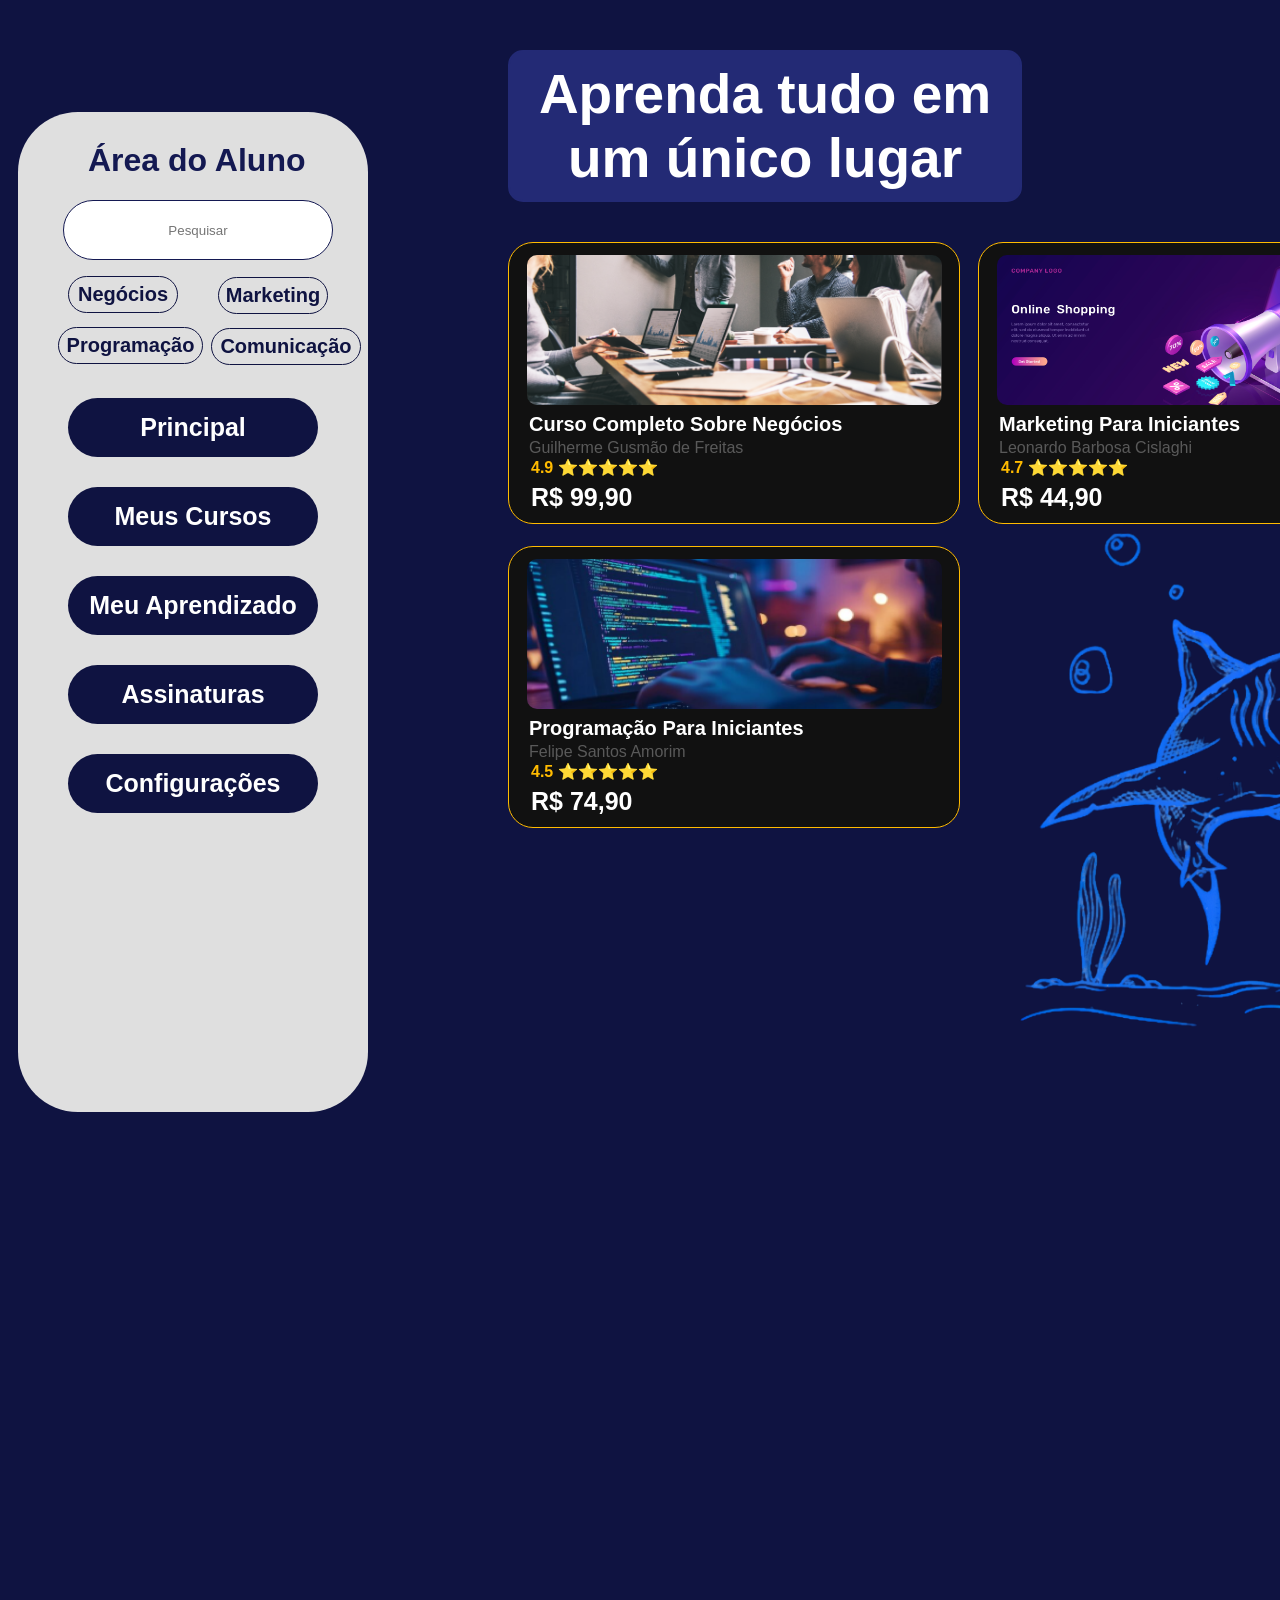
<file: html/catalogo.html>
<html>
<head>
    <title>Catálogo do Sistema</title>
    <link rel="stylesheet" href="./../css/style-catalogo.css">
</head>

<body style="background-color: rgb(15, 19, 65);"> 
 
    <h1 id="textogeral"> Aprenda tudo em um único lugar</h1>

    <div id="quadradoesquerda">

        <h1 id="textoarea">Área do Aluno</h1>

        <div class="botaop">

            <form action="" class="pesquisa">
                
                <input type="text" name="pesquisa" placeholder="Pesquisar" id="botaop">

            </form>
            
        </div>

        <h1 id="botaonegocios"> Negócios </h1>
        <h1 id="botaoprogramacao"> Programação </h1>
        <h1 id="botaomarketing"> Marketing </h1>
        <h1 id="botaocomunicacao"> Comunicação </h1>

        <h1 id="botaoprincipal"> Principal </h1>
        <h1 id="botaomeuscursos"> Meus Cursos </h1>
        <h1 id="botaomeuaprendizado"> Meu Aprendizado </h1>
        <h1 id="botaoassinaturas"> Assinaturas </h1>
        <h1 id="botaoconfiguracoes"> Configurações </h1>

    </div>
    
    <div id= "quadrado1"> 

        <img id="imagem2" src="../img/imagem1.png" width="415px" height="150">
        <h1 id="textoq1"> Curso Completo Sobre Negócios </h1>
        <p id="nomes"> Guilherme Gusmão de Freitas </p>
        <p id="estrelas"> 4.9 ⭐⭐⭐⭐⭐ </p>
        <h1 id="preco"> R$ 99,90 </h1>

    </div>

    <div id= "quadrado2"> 
        
        <img id="imagem2" src="../img/imagem2.png" width="415px" height="150">
        <h1 id="textoq2"> Marketing Para Iniciantes </h1>
        <p id="nomes"> Leonardo Barbosa Cislaghi </p>
        <p id="estrelas"> 4.7 ⭐⭐⭐⭐⭐ </p>
        <h1 id="preco"> R$ 44,90 </h1>

    </div>

    <div id= "quadrado3"> 

        <img id="imagem3" src="../img/imagem3.png" width="415px" height="150">
        <h1 id="textoq1"> Programação Para Iniciantes </h1>
        <p id="nomes"> Felipe Santos Amorim </p>
        <p id="estrelas"> 4.5 ⭐⭐⭐⭐⭐ </p>
        <h1 id="preco"> R$ 74,90 </h1>

    </div>

    <img id="elemento" src="../img/elemento.png" width="500px">

</body>
</html>
</file>
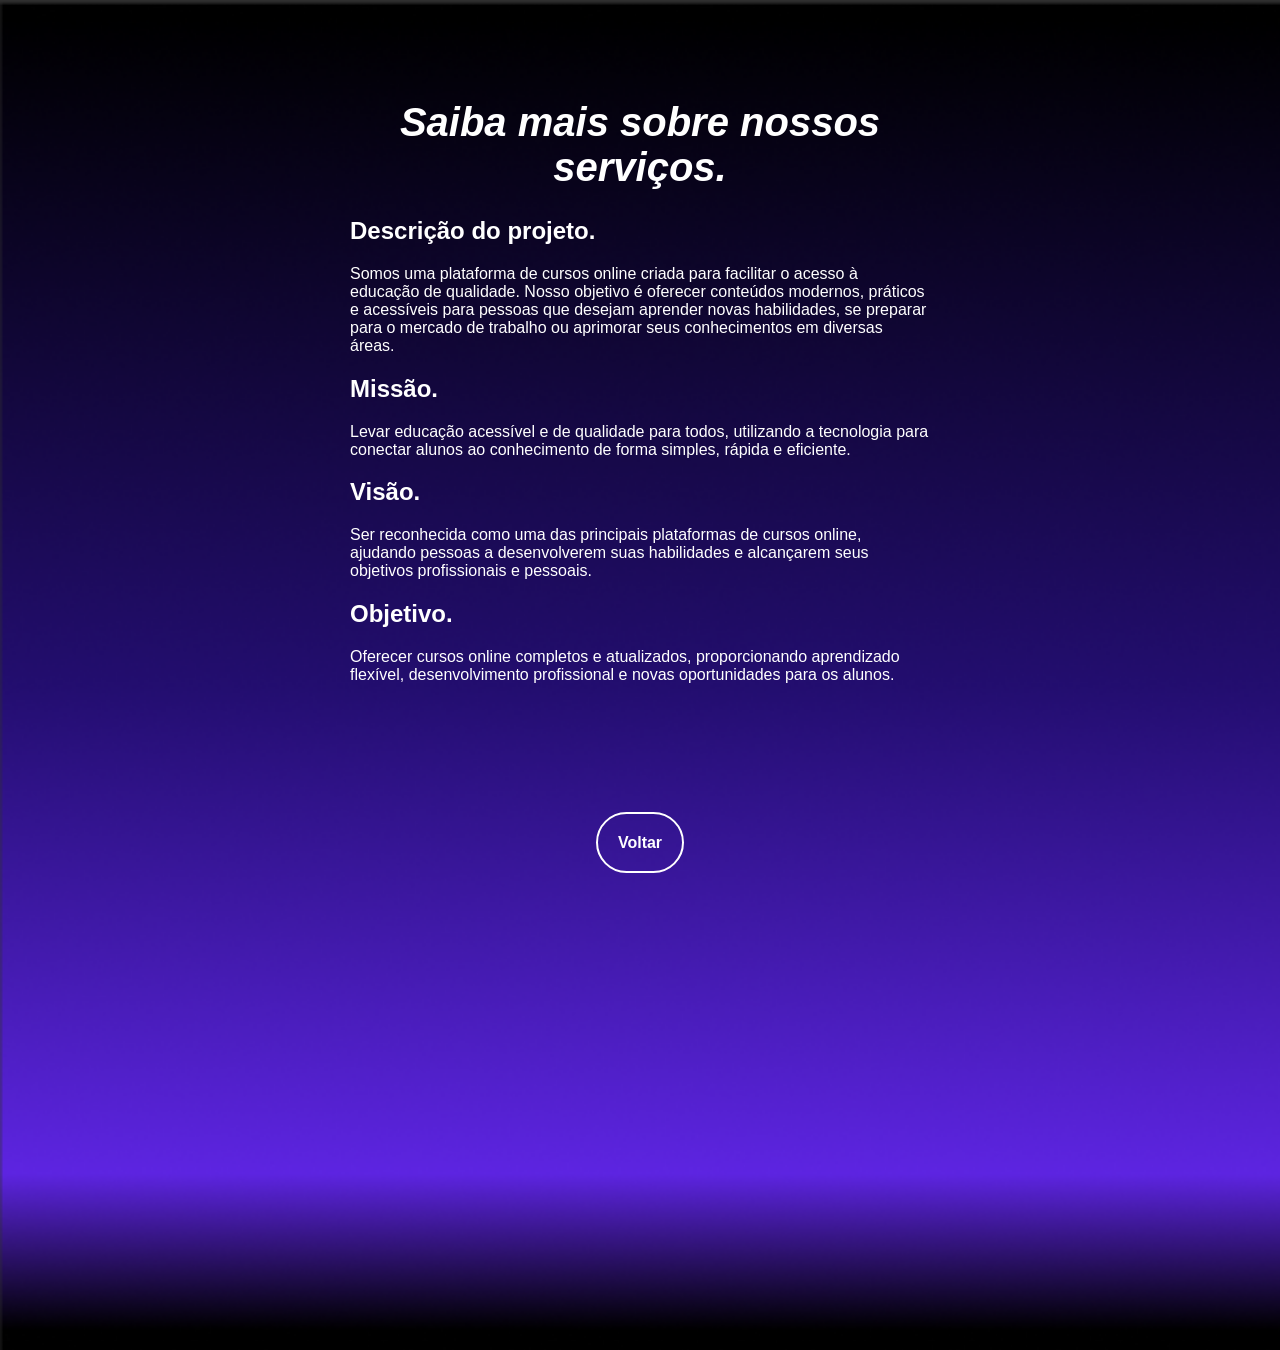
<file: html/sobrenos.html>
<html>

<head>
    <title>Sobre nós</title>
    <link rel="stylesheet" href="./../css/style-sobrenos.css">
</head>
<body id="Background">
    
        <h1 id="tituloform" ;> Saiba mais sobre nossos serviços. </h1>
        <h2 id="textos"> Descrição do projeto. </h2>
        <p  id="textos"> Somos uma plataforma de cursos online criada para facilitar o acesso à educação de qualidade. Nosso objetivo é oferecer conteúdos modernos, práticos e acessíveis para pessoas que desejam aprender novas habilidades, se preparar para o mercado de trabalho ou aprimorar seus conhecimentos em diversas áreas.</p>
        <h2 id="textos"> Missão. </h2>
        <p  id="textos"> Levar educação acessível e de qualidade para todos, utilizando a tecnologia para conectar alunos ao conhecimento de forma simples, rápida e eficiente.</p>
        <h2 id="textos"> Visão. </h2>
        <p  id="textos"> Ser reconhecida como uma das principais plataformas de cursos online, ajudando pessoas a desenvolverem suas habilidades e alcançarem seus objetivos profissionais e pessoais.</p>
        <h2 id="textos"> Objetivo. </h2>
        <p  id="textos"> Oferecer cursos online completos e atualizados, proporcionando aprendizado flexível, desenvolvimento profissional e novas oportunidades para os alunos.</p>

        <div class="botao"> 

            <a href="/index.html"> Voltar </a>

        </div>
</body>

</html>
</file>
<file: css/style-catalogo.css>
#textogeral{
    text-align: center;
    color: white;
    font-family: Arial, Helvetica, sans-serif;
    font-weight: bold;
    font-size: 55px;
    border: 2px solid white;
    border-color: rgb(35, 42, 117);
    background-color: rgb(35, 42, 117);
    margin: 560px;
    margin-top: 50px;
    border-radius: 15px;
    padding: 10px;
    margin-left: 600px;
    margin-right: 150px;
    transform: translate(-100px, 0px);
}

#quadradoesquerda {
    width: 350px;
    height: 1000px;
    background-color: #dfdfdf;
    transform: translate(10px, -650px);
    border-radius: 60px;
}
#textoarea{
    font-family: Arial, Helvetica, sans-serif;
    font-weight: bold;
    color:rgb(20, 25, 82) ;
    margin-left: 40px;
    padding: 30px;
}
#botaop{ 
    margin-left: 45px;
    border: 1px solid rgb(20, 25, 82);
    background-color: rgb(255, 255, 255);
    border-radius: 50px;
    width: 270px;
    height: 60px;
    text-align: center;
    margin-top: -30px;
}
#botaonegocios{
    text-align: center;
    color: rgb(15, 19, 65);
    font-family: Arial, Helvetica, sans-serif;
    font-size: 20px;
    border: 1px solid rgb(15, 19, 65) ;
    border-radius: 50px;
    margin-left: 50px;
    margin-right: 190px;
    padding: 6px;
}
#botaoprogramacao{
    text-align: center;
    color: rgb(15, 19, 65);
    font-family: Arial, Helvetica, sans-serif;
    font-size: 20px;
    border: 1px solid rgb(15, 19, 65) ;
    border-radius: 50px;
    margin-left: 40px;
    margin-right: 165px;
    padding: 6px;
}
#botaomarketing{
    text-align: center;
    color: rgb(15, 19, 65);
    font-family: Arial, Helvetica, sans-serif;
    font-size: 20px;
    border: 1px solid rgb(15, 19, 65) ;
    border-radius: 50px;
    margin-left: 50px;
    margin-right: 190px;
    padding: 6px;
    transform: translate(150px, -100px);
}
#botaocomunicacao{
    text-align: center;
    color: rgb(15, 19, 65);
    font-family: Arial, Helvetica, sans-serif;
    font-size: 20px;
    border: 1px solid rgb(15, 19, 65) ;
    border-radius: 50px;
    margin-left: 50px;
    margin-right: 150px;
    padding: 6px;
    transform: translate(143px, -100px);
}
#botaoprincipal{
    text-align: center;
    color: white;
    font-family: Arial, Helvetica, sans-serif;
    font-size: 25px;
    background-color: rgb(15, 19, 65) ;
    border-radius: 50px;
    margin: 50px;
    margin-top: -80px;
    padding: 15px;
}
#botaomeuscursos{
    text-align: center;
    color: white;
    font-family: Arial, Helvetica, sans-serif;
    font-size: 25px;
    background-color: rgb(15, 19, 65) ;
    border-radius: 50px;
    margin: 50px;
    margin-top: -20px;
    padding: 15px;
}
#botaomeuaprendizado{
   text-align: center;
    color: white;
    font-family: Arial, Helvetica, sans-serif;
    font-size: 25px;
    background-color: rgb(15, 19, 65) ;
    border-radius: 50px;
    margin: 50px;
    margin-top: -20px;
    padding: 15px; 
}
#botaoassinaturas{
    text-align: center;
    color: white;
    font-family: Arial, Helvetica, sans-serif;
    font-size: 25px;
    background-color: rgb(15, 19, 65) ;
    border-radius: 50px;
    margin: 50px;
    margin-top: -20px;
    padding: 15px;
}
#botaoconfiguracoes{
    text-align: center;
    color: white;
    font-family: Arial, Helvetica, sans-serif;
    font-size: 25px;
    background-color: rgb(15, 19, 65) ;
    border-radius: 50px;
    margin: 50px;
    margin-top: -20px;
    padding: 15px;
}

#quadrado1 {
    width: 450px;
    height: 280px;
    background-color: #111111;
    transform: translate(500px, -1440px);
    margin-top: -80;
    border: 1px solid #FFBB00;
    border-radius: 25px;
}
#textoq1{
    margin-left: 20px;
    color: white;
    font-family: Arial, Helvetica, sans-serif;
    font-size: 20px;
    margin-top: -4;
}
#nomes{
    color: white;
    opacity: 30%;
    margin-left: 20;
    margin-top: -10;
    font-family: Arial, Helvetica, sans-serif;
}
#estrelas{
    color: #FFBB00;
    margin-top: -15px;
    margin-left: 22px;
    font-family: Arial, Helvetica, sans-serif;
    font-weight: bold;
}
#preco{
    color: white;
    font-family: Arial, Helvetica, sans-serif;
    font-size: 25px;
    margin-top: -10;
    margin-left: 22px;
}
#imagem2{
    margin: 12px;
    margin-left: 18px;
    border-radius: 10px;
}

#quadrado2 {
    width: 450px;
    height: 280px;
    background-color: #111111;
    transform: translate(970px, -1642px);
    margin-top: -80;
    border: 1px solid #FFBB00;
    border-radius: 25px;
}
#textoq2{
    margin-left: 20px;
    color: white;
    font-family: Arial, Helvetica, sans-serif;
    font-size: 20px;
    margin-top: -4;
}
#nomes{
    color: white;
    opacity: 30%;
    margin-left: 20;
    margin-top: -10;
    font-family: Arial, Helvetica, sans-serif;
}
#estrelas{
    color: #FFBB00;
    margin-top: -15px;
    margin-left: 22px;
    font-family: Arial, Helvetica, sans-serif;
    font-weight: bold;
}
#preco{
    color: white;
    font-family: Arial, Helvetica, sans-serif;
    font-size: 25px;
    margin-top: -10;
    margin-left: 22px;
}
#imagem2{
    margin: 12px;
    margin-left: 18px;
    border-radius: 10px;
}

#quadrado3 {
    width: 450px;
    height: 280px;
    background-color: #111111;
    transform: translate(500px, -1540px);
    margin-top: -80;
    border: 1px solid #FFBB00;
    border-radius: 25px;
}
#textoq3{
    margin-left: 20px;
    color: white;
    font-family: Arial, Helvetica, sans-serif;
    font-size: 20px;
    margin-top: -4;
}
#nomes{
    color: white;
    opacity: 30%;
    margin-left: 20;
    margin-top: -10;
    font-family: Arial, Helvetica, sans-serif;
}
#estrelas{
    color: #FFBB00;
    margin-top: -15px;
    margin-left: 22px;
    font-family: Arial, Helvetica, sans-serif;
    font-weight: bold;
}
#preco{
    color: white;
    font-family: Arial, Helvetica, sans-serif;
    font-size: 25px;
    margin-top: -10;
    margin-left: 22px;
}
#imagem3{
    margin: 12px;
    margin-left: 18px;
    border-radius: 10px;
}

#elemento{

    transform: translate(1000px, -1900px);
}
</file>
<file: css/style-sobrenos.css>
#tituloform{
    text-align: center;
    font-weight: bold;
    color: #ffffff;
    font-size: 40px;
}
#textos{
    color: #ffffff;
}
h1{
    font-style: italic;
}
body{
    font-family: Arial, Helvetica, sans-serif;
    margin: 350px;
    margin-top: 100px;
}
#Background{
    background-image: url(./../img/background.png);
    background-size: cover; /* Faz a imagem cobrir todo o espaço disponível */
    height: 900px; /* definir uma altura */
}

.botao {

    margin-top: 150px;
     text-decoration:none;
     color: #3A3939;
     text-align: center;  
    

}

a{ 
    font-family: Arial, Helvetica, sans-serif;
    font-weight: bold;
    text-decoration:none;
    color: #ffffff;
    text-align: center;
    border: 2px solid rgb(255, 255, 255);
    border-radius: 50px;
    padding: 20px;
}
</file>
